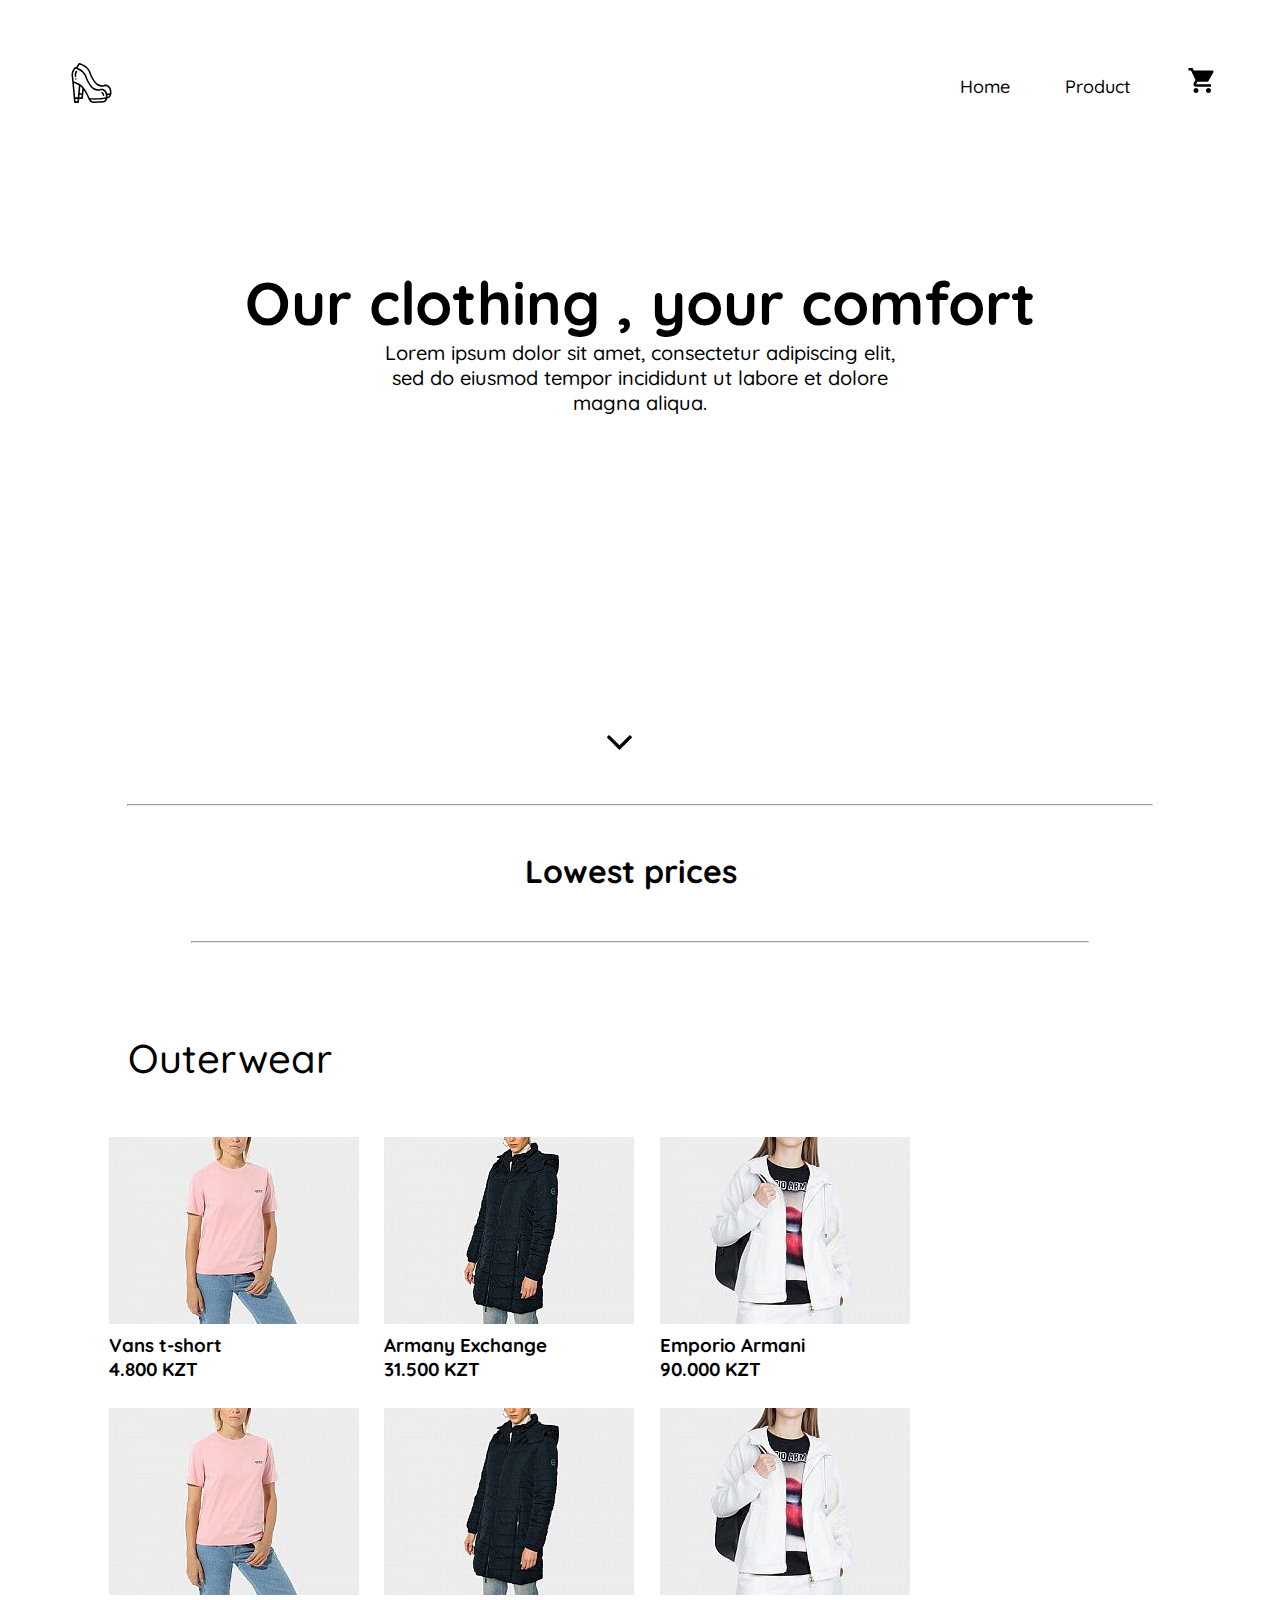
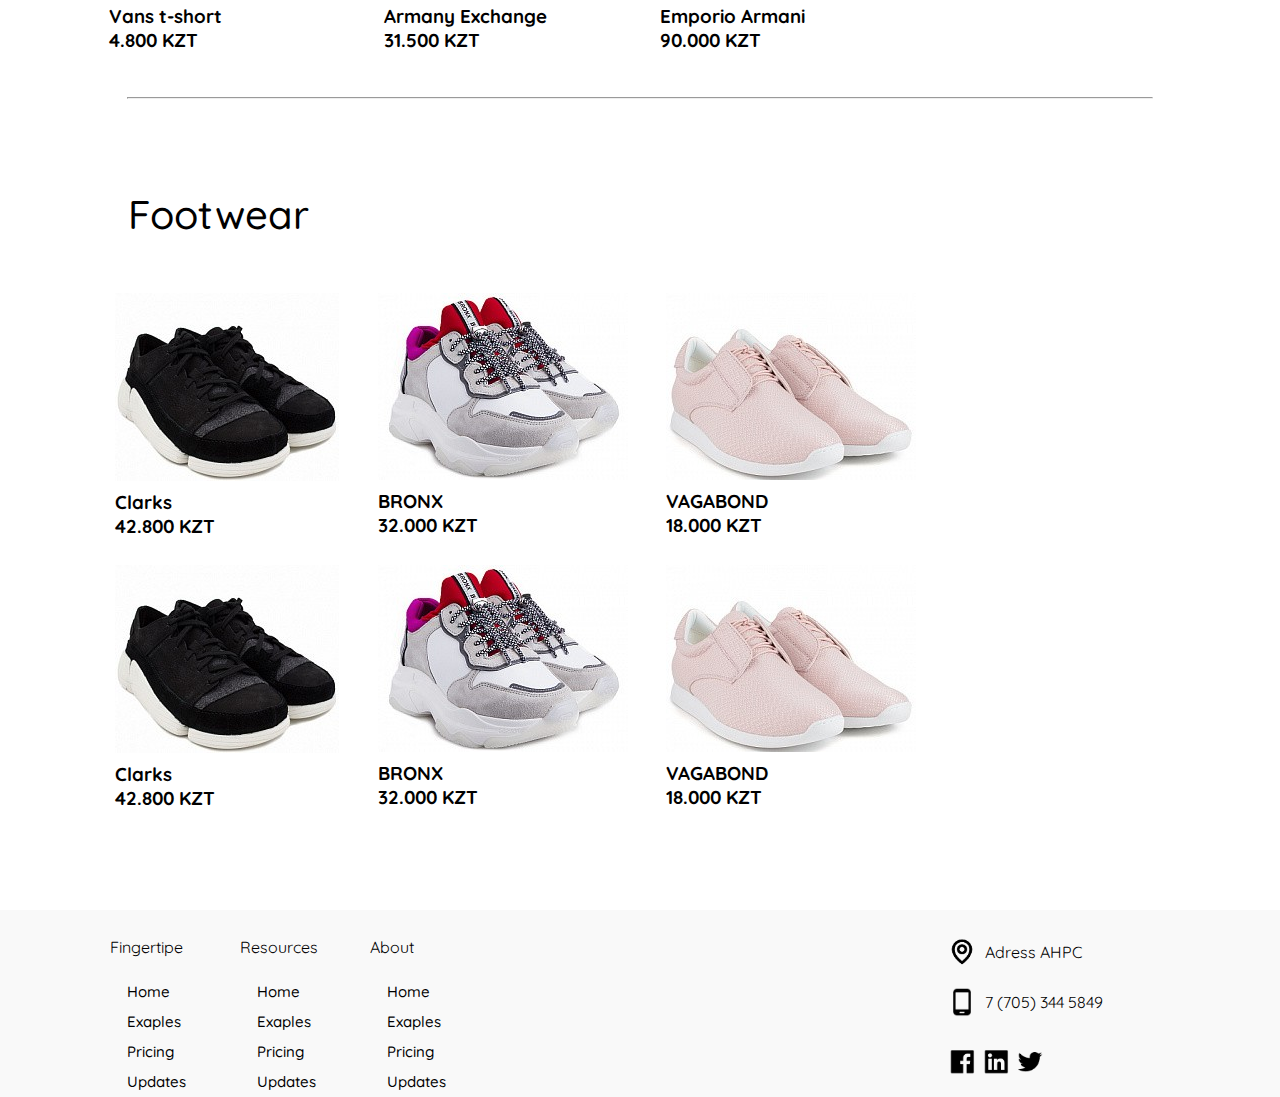
<file: index.html>
<!DOCTYPE html>
<html lang="en">
<head>
	<link rel="preconnect" href="https://fonts.gstatic.com">
	<link href="https://fonts.googleapis.com/css2?family=Quicksand:wght@400;500;600;700&display=swap" rel="stylesheet"> <!-- Шрифты с Гугл фонтс -->
	<link rel="stylesheet" href="css/style.css"> <!-- Файл со стилями -->
	<title>Главная страница</title> <!-- Название страницы -->
</head>
<body>
	<header> <!-- Шапка -->
		<div class="navbar"> <!-- Кнопки и Лого -->
			<img src="img/logo.svg" alt="logo" class="logo"> <!-- Логотип -->

			<div class="nav">
				<a href="index.html">Home</a>
				<a href="#product">Product</a>
				<a href="korzina.html"><img src="img/cart.svg" alt="cart" class="cart"></a> <!-- Засунула фотку внутрь тега <a>, что бы фотка работала как ссылка -->
			</div>
		</div>


		<div class="header__title">Our clothing , your comfort</div>
		<div class="header__subtitle">Lorem ipsum dolor sit amet, consectetur adipiscing elit, sed do eiusmod tempor incididunt ut labore et dolore
 magna aliqua.</div>

 	<a href="#product"><img src="img/arrow.svg" alt="arrow" class="arrow"></a> <!-- Засунула фотку внутрь тега <a>, что бы фотка работала как ссылка -->
	</header>
	<hr class="hr-big">
	<div class="block">
		<h1 class="title">Lowest prices</h1>
	</div>
	<hr class="hr-small">


	<h1 class="title-wooman" id="product">Outerwear</h1>

	<div class="Outerwear">
		<div class="product">
			<a href="vans.html"><img src="img/vans.jpg" alt="" class="img-product"></a>
			<a href="vans.html"><h3 class="title__product">Vans t-short</h3></a>
			<a href="vans.html"><h3 class="price__product">4.800 KZT</h3></a>
		</div>
		<div class="product">
			<a href="Armany.html"><img src="img/Armany Exchange.jpg" alt="" class="img-product"></a>
			<a href="Armany.html"><h3 class="title__product">Armany Exchange</h3></a>
			<a href="Armany.html"><h3 class="price__product">31.500 KZT</h3></a>
		</div>
		<div class="product">
			<a href="ArmanyEm.html"><img src="img/Armany.jpg" alt="" class="img-product"></a>
			<a href="ArmanyEm.html"><h3 class="title__product">Emporio Armani</h3></a>
			<a href="ArmanyEm.html"><h3 class="price__product">90.000 KZT</h3></a>
		</div>
		<div class="product">
			<a href="vans.html"><img src="img/vans.jpg" alt="" class="img-product"></a>
			<a href="vans.html"><h3 class="title__product">Vans t-short</h3></a>
			<a href="vans.html"><h3 class="price__product">4.800 KZT</h3></a>
		</div>
		<div class="product">
			<a href="Armany.html"><img src="img/Armany Exchange.jpg" alt="" class="img-product"></a>
			<a href="Armany.html"><h3 class="title__product">Armany Exchange</h3></a>
			<a href="Armany.html"><h3 class="price__product">31.500 KZT</h3></a>
		</div>
		<div class="product">
			<a href="ArmanyEm.html"><img src="img/Armany.jpg" alt="" class="img-product"></a>
			<a href="ArmanyEm.html"><h3 class="title__product">Emporio Armani</h3></a>
			<a href="ArmanyEm.html"><h3 class="price__product">90.000 KZT</h3></a>
		</div>
	</div>

	<hr class="hr-big">

	<h1 class="title-wooman">Footwear</h1>
	<div class="Footwear">
		<div class="product-footware">
			<a href="Clarks.html"><img src="img/Clarks.jpg" alt="" class="img-product"></a>			
			<a href="Clarks.html"><h3 class="title__product">Clarks</h3></a>			
			<a href="Clarks.html"><h3 class="price__product">42.800 KZT</h3></a>
		</div>
		<div class="product-footware">
			<a href="BRONX.html"><img src="img/BRONX.jpg" alt="" class="img-product"></a>
			<a href="BRONX.html"><h3 class="title__product">BRONX</h3></a>
			<a href="BRONX.html"><h3 class="price__product">32.000 KZT</h3></a>
		</div>
		<div class="product-footware">
			<a href="VAGABOND.html"><img src="img/VAGABOND.jpg" alt="" class="img-product"></a>
			<a href="VAGABOND.html"><h3 class="title__product">VAGABOND</h3></a>
			<a href="VAGABOND.html"><h3 class="price__product">18.000 KZT</h3></a>
		</div>
		<div class="product-footware">
			<a href="Clarks.html"><img src="img/Clarks.jpg" alt="" class="img-product"></a>			
			<a href="Clarks.html"><h3 class="title__product">Clarks</h3></a>			
			<a href="Clarks.html"><h3 class="price__product">42.800 KZT</h3></a>
		</div>
		<div class="product-footware">
			<a href="BRONX.html"><img src="img/BRONX.jpg" alt="" class="img-product"></a>
			<a href="BRONX.html"><h3 class="title__product">BRONX</h3></a>
			<a href="BRONX.html"><h3 class="price__product">32.000 KZT</h3></a>
		</div>
		<div class="product-footware">
			<a href="VAGABOND.html"><img src="img/VAGABOND.jpg" alt="" class="img-product"></a>
			<a href="VAGABOND.html"><h3 class="title__product">VAGABOND</h3></a>
			<a href="VAGABOND.html"><h3 class="price__product">18.000 KZT</h3></a>
		</div>
	</div>

	<footer>
		<div class="footer">
			<div class="links-ft">
				<div class="fingertipe">
					<h3 class="title-ft">Fingertipe</h3>
					<div class="link-items">
						<a href="#" class="link-ft">Home</a>
						<a href="#" class="link-ft">Exaples</a>
						<a href="#" class="link-ft">Pricing</a>
						<a href="#" class="link-ft">Updates</a>
					</div>
				</div>

				<div class="resources">
					<h3 class="title-ft">Resources</h3>
					<div class="link-items">
						<a href="#" class="link-ft">Home</a>
						<a href="#" class="link-ft">Exaples</a>
						<a href="#" class="link-ft">Pricing</a>
						<a href="#" class="link-ft">Updates</a>
					</div>
				</div>

				<div class="about">
					<h3 class="title-ft">About</h3>
					<div class="link-items">
						<a href="#" class="link-ft">Home</a>
						<a href="#" class="link-ft">Exaples</a>
						<a href="#" class="link-ft">Pricing</a>
						<a href="#" class="link-ft">Updates</a>
					</div>
				</div>
			</div>

			<div class="about-ft">
				<div class="adress-ft">
					<img src="img/bx_bx-map.png" alt="" class="img-ft">
					<h3 class="title-ft">Adress AHPC</h3>
				</div>
				<div class="number-ft">
					<img src="img/phone-android.png" alt="" class="img-ft">
					<h3 class="title-ft">7 (705) 344 5849</h3>
				</div>
				<div class="img-link">
					<a href="#"><img src="img/facebook.png" alt="" class="img-ft social-img"></a>
					<a href="#"><img src="img/linkedin.png" alt="" class="img-ft social-img"></a>
					<a href="#"><img src="img/twitter.png" alt="" class="img-ft social-img"></a>
				</div>
			</div>
		</div>
	</footer>
	
</body>
</html>



 <!--  -->
</file>
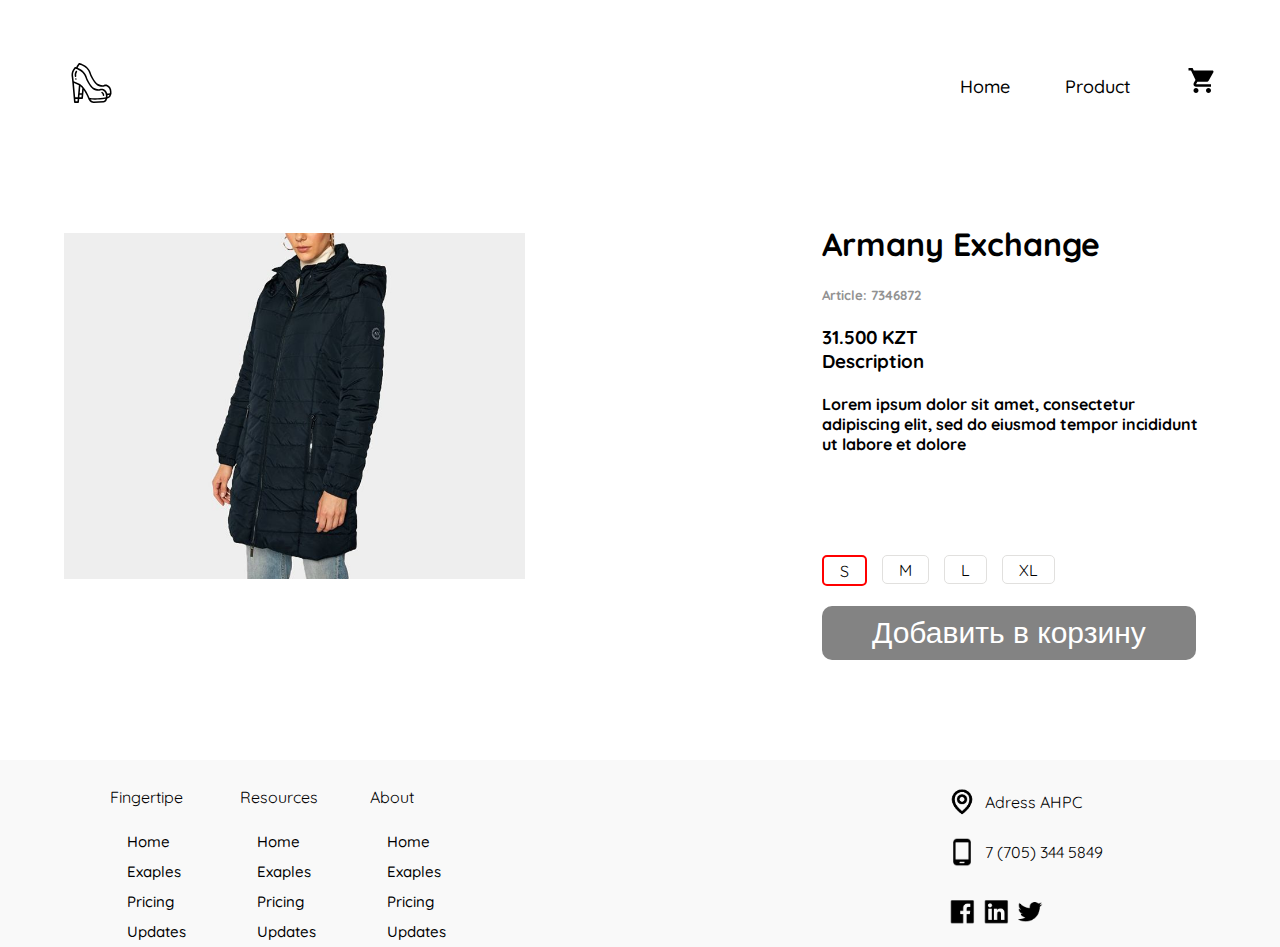
<file: Armany.html>
<!DOCTYPE html>
<html lang="en">
<head>
	<link rel="preconnect" href="https://fonts.gstatic.com">
	<link href="https://fonts.googleapis.com/css2?family=Quicksand:wght@400;500;600;700&display=swap" rel="stylesheet"> <!-- Шрифты с Гугл фонтс -->
	<link rel="stylesheet" href="css/style.css">
	<title>Armany Exchange</title>
</head>
<body>
	<header> <!-- Шапка -->
		<div class="navbar"> <!-- Кнопки и Лого -->
			<img src="img/logo.svg" alt="logo" class="logo"> <!-- Логотип -->

			<div class="nav">
				<a href="index.html">Home</a>
				<a href="index.html#product">Product</a>
				<a href="korzina.html"><img src="img/cart.svg" alt="cart" class="cart"></a> <!-- Засунула фотку внутрь тега <a>, что бы фотка работала как ссылка -->
			</div>
		</div>
	</header>

	<div class="xar-info">
		<img src="img/Armany Exchange-big.jpg" alt="" class="img__xar-info">

		<div class="info">
			<h1 class="title-des">Armany Exchange</h1>
			<h5 class="article">Article: 7346872</h5>
			<h3 class="price">31.500 KZT</h3>

			<div class="description">
				<h3><strong>Description</strong></h3>
				<h4>Lorem ipsum dolor sit amet, consectetur adipiscing elit, sed do eiusmod tempor incididunt ut labore et dolore</h4>
			</div>

			<div class="knopki">
				<div class="razmer">
					<div class="razmer__button">
						<div class="choice">
							<label><input type="radio" name="r" checked><span>S</span></label>
							<label><input type="radio" name="r"><span>M</span></label>
							<label><input type="radio" name="r"><span>L</span></label>
			  				<label><input type="radio" name="r"><span>XL</span></label>
						</div>
					</div>
				</div>


				<div>
					<button class="btn">Добавить в корзину</button>
				</div>
			</div>
		</div>
	</div>


	<footer>
		<div class="footer">
			<div class="links-ft">
				<div class="fingertipe">
					<h3 class="title-ft">Fingertipe</h3>
					<div class="link-items">
						<a href="#" class="link-ft">Home</a>
						<a href="#" class="link-ft">Exaples</a>
						<a href="#" class="link-ft">Pricing</a>
						<a href="#" class="link-ft">Updates</a>
					</div>
				</div>

				<div class="resources">
					<h3 class="title-ft">Resources</h3>
					<div class="link-items">
						<a href="#" class="link-ft">Home</a>
						<a href="#" class="link-ft">Exaples</a>
						<a href="#" class="link-ft">Pricing</a>
						<a href="#" class="link-ft">Updates</a>
					</div>
				</div>

				<div class="about">
					<h3 class="title-ft">About</h3>
					<div class="link-items">
						<a href="#" class="link-ft">Home</a>
						<a href="#" class="link-ft">Exaples</a>
						<a href="#" class="link-ft">Pricing</a>
						<a href="#" class="link-ft">Updates</a>
					</div>
				</div>
			</div>

			<div class="about-ft">
				<div class="adress-ft">
					<img src="img/bx_bx-map.png" alt="" class="img-ft">
					<h3 class="title-ft">Adress AHPC</h3>
				</div>
				<div class="number-ft">
					<img src="img/phone-android.png" alt="" class="img-ft">
					<h3 class="title-ft">7 (705) 344 5849</h3>
				</div>
				<div class="img-link">
					<a href="#"><img src="img/facebook.png" alt="" class="img-ft social-img"></a>
					<a href="#"><img src="img/linkedin.png" alt="" class="img-ft social-img"></a>
					<a href="#"><img src="img/twitter.png" alt="" class="img-ft social-img"></a>
				</div>
			</div>
		</div>
	</footer>
</body>
</html>
</file>
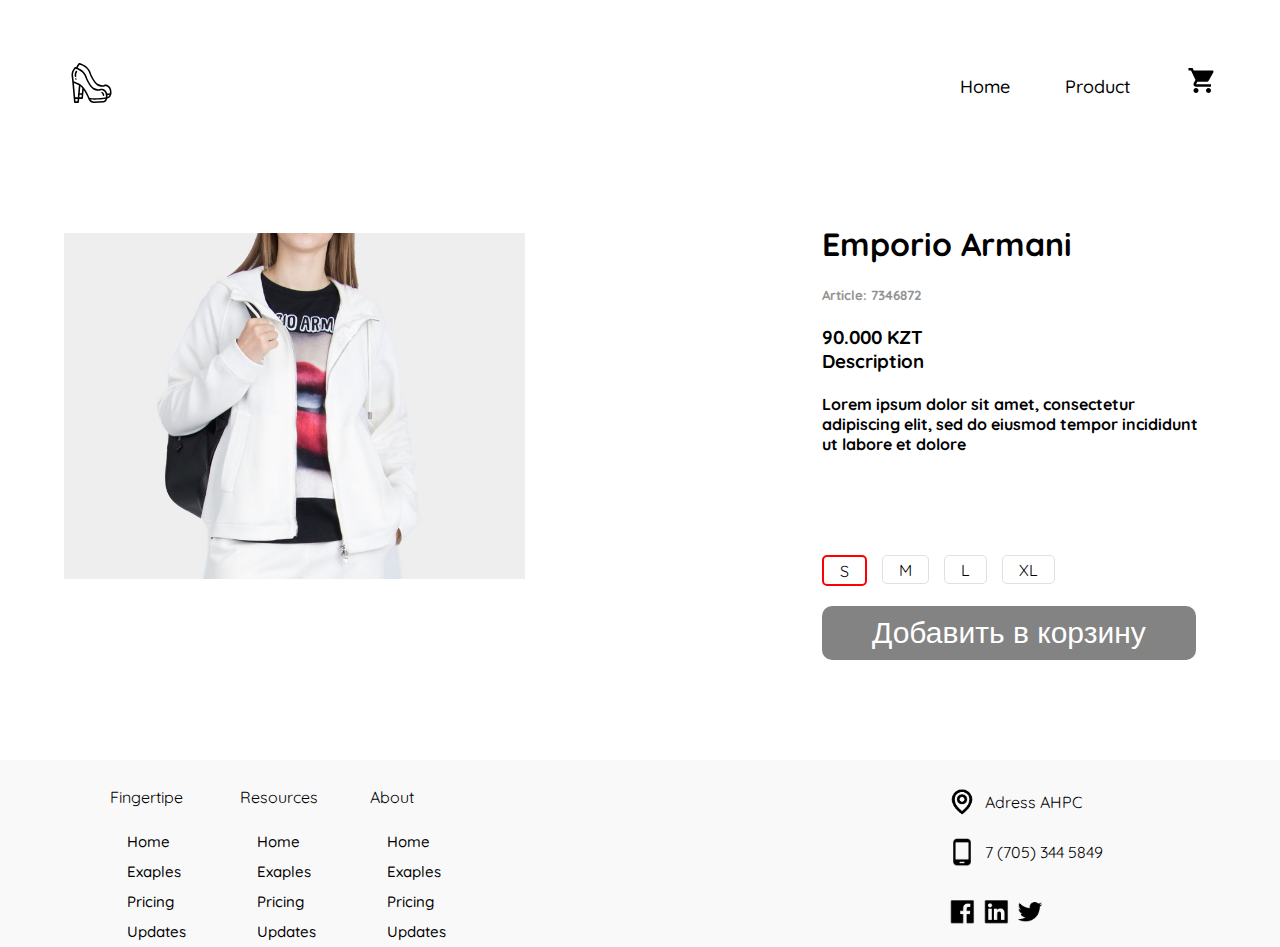
<file: ArmanyEm.html>
<!DOCTYPE html>
<html lang="en">
<head>
	<link rel="preconnect" href="https://fonts.gstatic.com">
	<link href="https://fonts.googleapis.com/css2?family=Quicksand:wght@400;500;600;700&display=swap" rel="stylesheet"> <!-- Шрифты с Гугл фонтс -->
	<link rel="stylesheet" href="css/style.css">
	<title>Emporio Armani</title>
</head>
<body>
	<header> <!-- Шапка -->
		<div class="navbar"> <!-- Кнопки и Лого -->
			<img src="img/logo.svg" alt="logo" class="logo"> <!-- Логотип -->

			<div class="nav">
				<a href="index.html">Home</a>
				<a href="index.html#product">Product</a>
				<a href="korzina.html"><img src="img/cart.svg" alt="cart" class="cart"></a> <!-- Засунула фотку внутрь тега <a>, что бы фотка работала как ссылка -->
			</div>
		</div>
	</header>

	<div class="xar-info">
		<img src="img/Armany-big.jpg" alt="" class="img__xar-info">

		<div class="info">
			<h1 class="title-des">Emporio Armani</h1>
			<h5 class="article">Article: 7346872</h5>
			<h3 class="price">90.000 KZT</h3>

			<div class="description">
				<h3><strong>Description</strong></h3>
				<h4>Lorem ipsum dolor sit amet, consectetur adipiscing elit, sed do eiusmod tempor incididunt ut labore et dolore</h4>
			</div>

			<div class="knopki">
				<div class="razmer">
					<div class="razmer__button">
						<div class="choice">
							<label><input type="radio" name="r" checked><span>S</span></label>
							<label><input type="radio" name="r"><span>M</span></label>
							<label><input type="radio" name="r"><span>L</span></label>
			  				<label><input type="radio" name="r"><span>XL</span></label>
						</div>
					</div>
				</div>


				<div>
					<button class="btn">Добавить в корзину</button>
				</div>
			</div>
		</div>
	</div>


	<footer>
		<div class="footer">
			<div class="links-ft">
				<div class="fingertipe">
					<h3 class="title-ft">Fingertipe</h3>
					<div class="link-items">
						<a href="#" class="link-ft">Home</a>
						<a href="#" class="link-ft">Exaples</a>
						<a href="#" class="link-ft">Pricing</a>
						<a href="#" class="link-ft">Updates</a>
					</div>
				</div>

				<div class="resources">
					<h3 class="title-ft">Resources</h3>
					<div class="link-items">
						<a href="#" class="link-ft">Home</a>
						<a href="#" class="link-ft">Exaples</a>
						<a href="#" class="link-ft">Pricing</a>
						<a href="#" class="link-ft">Updates</a>
					</div>
				</div>

				<div class="about">
					<h3 class="title-ft">About</h3>
					<div class="link-items">
						<a href="#" class="link-ft">Home</a>
						<a href="#" class="link-ft">Exaples</a>
						<a href="#" class="link-ft">Pricing</a>
						<a href="#" class="link-ft">Updates</a>
					</div>
				</div>
			</div>

			<div class="about-ft">
				<div class="adress-ft">
					<img src="img/bx_bx-map.png" alt="" class="img-ft">
					<h3 class="title-ft">Adress AHPC</h3>
				</div>
				<div class="number-ft">
					<img src="img/phone-android.png" alt="" class="img-ft">
					<h3 class="title-ft">7 (705) 344 5849</h3>
				</div>
				<div class="img-link">
					<a href="#"><img src="img/facebook.png" alt="" class="img-ft social-img"></a>
					<a href="#"><img src="img/linkedin.png" alt="" class="img-ft social-img"></a>
					<a href="#"><img src="img/twitter.png" alt="" class="img-ft social-img"></a>
				</div>
			</div>
		</div>
	</footer>
</body>
</html>
</file>
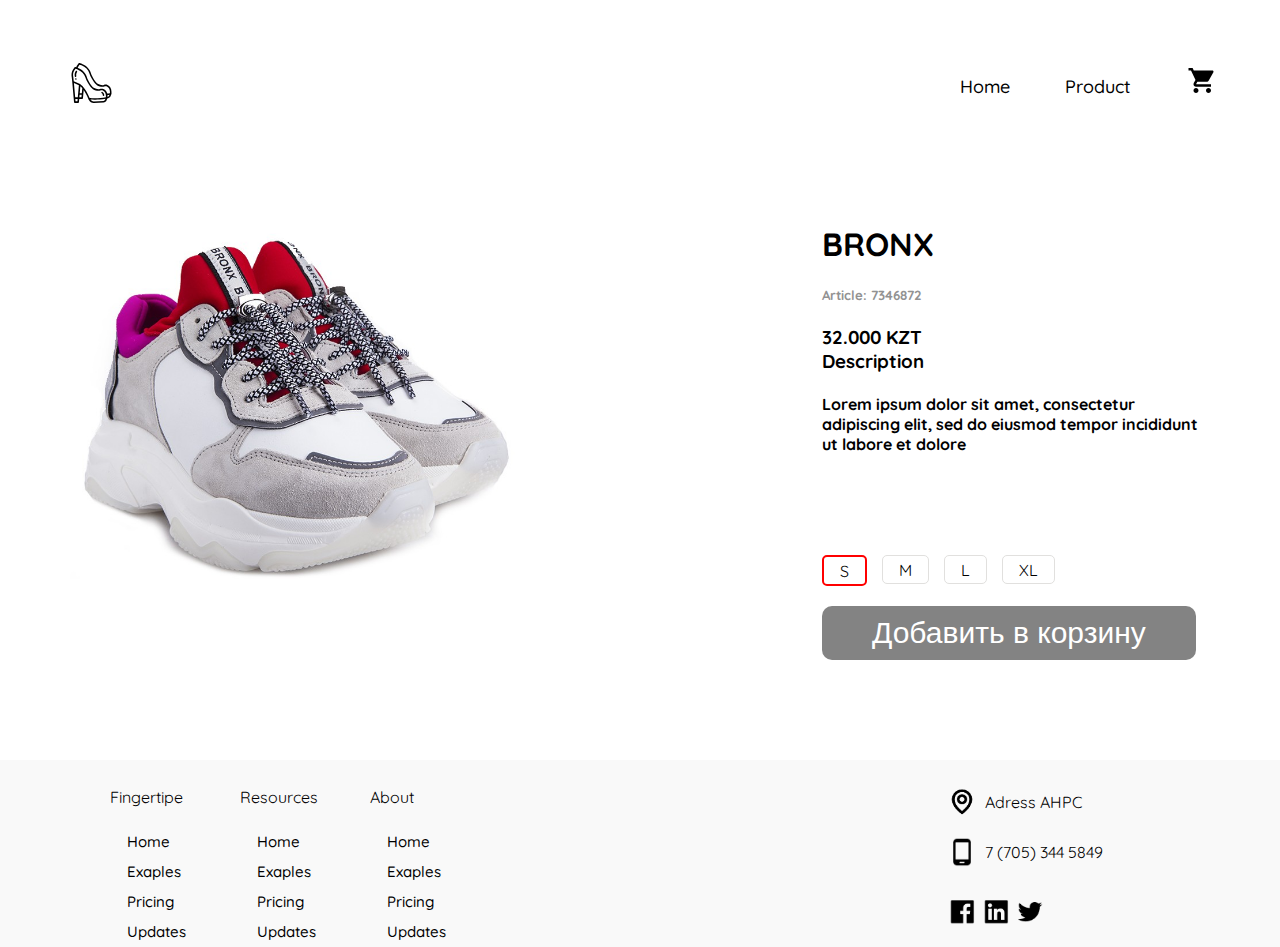
<file: BRONX.html>
<!DOCTYPE html>
<html lang="en">
<head>
	<link rel="preconnect" href="https://fonts.gstatic.com">
	<link href="https://fonts.googleapis.com/css2?family=Quicksand:wght@400;500;600;700&display=swap" rel="stylesheet"> <!-- Шрифты с Гугл фонтс -->
	<link rel="stylesheet" href="css/style.css">
	<title>BRONX</title>
</head>
<body>
	<header> <!-- Шапка -->
		<div class="navbar"> <!-- Кнопки и Лого -->
			<img src="img/logo.svg" alt="logo" class="logo"> <!-- Логотип -->

			<div class="nav">
				<a href="index.html">Home</a>
				<a href="index.html#product">Product</a>
				<a href="korzina.html"><img src="img/cart.svg" alt="cart" class="cart"></a> <!-- Засунула фотку внутрь тега <a>, что бы фотка работала как ссылка -->
			</div>
		</div>
	</header>

	<div class="xar-info">
		<img src="img/BRONX-big.jpg" alt="" class="img__xar-info">

		<div class="info">
			<h1 class="title-des">BRONX</h1>
			<h5 class="article">Article: 7346872</h5>
			<h3 class="price">32.000 KZT</h3>

			<div class="description">
				<h3><strong>Description</strong></h3>
				<h4>Lorem ipsum dolor sit amet, consectetur adipiscing elit, sed do eiusmod tempor incididunt ut labore et dolore</h4>
			</div>

			<div class="knopki">
				<div class="razmer">
					<div class="razmer__button">
						<div class="choice">
							<label><input type="radio" name="r" checked><span>S</span></label>
							<label><input type="radio" name="r"><span>M</span></label>
							<label><input type="radio" name="r"><span>L</span></label>
			  				<label><input type="radio" name="r"><span>XL</span></label>
						</div>
					</div>
				</div>


				<div>
					<button class="btn">Добавить в корзину</button>
				</div>
			</div>
		</div>
	</div>


	<footer>
		<div class="footer">
			<div class="links-ft">
				<div class="fingertipe">
					<h3 class="title-ft">Fingertipe</h3>
					<div class="link-items">
						<a href="#" class="link-ft">Home</a>
						<a href="#" class="link-ft">Exaples</a>
						<a href="#" class="link-ft">Pricing</a>
						<a href="#" class="link-ft">Updates</a>
					</div>
				</div>

				<div class="resources">
					<h3 class="title-ft">Resources</h3>
					<div class="link-items">
						<a href="#" class="link-ft">Home</a>
						<a href="#" class="link-ft">Exaples</a>
						<a href="#" class="link-ft">Pricing</a>
						<a href="#" class="link-ft">Updates</a>
					</div>
				</div>

				<div class="about">
					<h3 class="title-ft">About</h3>
					<div class="link-items">
						<a href="#" class="link-ft">Home</a>
						<a href="#" class="link-ft">Exaples</a>
						<a href="#" class="link-ft">Pricing</a>
						<a href="#" class="link-ft">Updates</a>
					</div>
				</div>
			</div>

			<div class="about-ft">
				<div class="adress-ft">
					<img src="img/bx_bx-map.png" alt="" class="img-ft">
					<h3 class="title-ft">Adress AHPC</h3>
				</div>
				<div class="number-ft">
					<img src="img/phone-android.png" alt="" class="img-ft">
					<h3 class="title-ft">7 (705) 344 5849</h3>
				</div>
				<div class="img-link">
					<a href="#"><img src="img/facebook.png" alt="" class="img-ft social-img"></a>
					<a href="#"><img src="img/linkedin.png" alt="" class="img-ft social-img"></a>
					<a href="#"><img src="img/twitter.png" alt="" class="img-ft social-img"></a>
				</div>
			</div>
		</div>
	</footer>
</body>
</html>
</file>
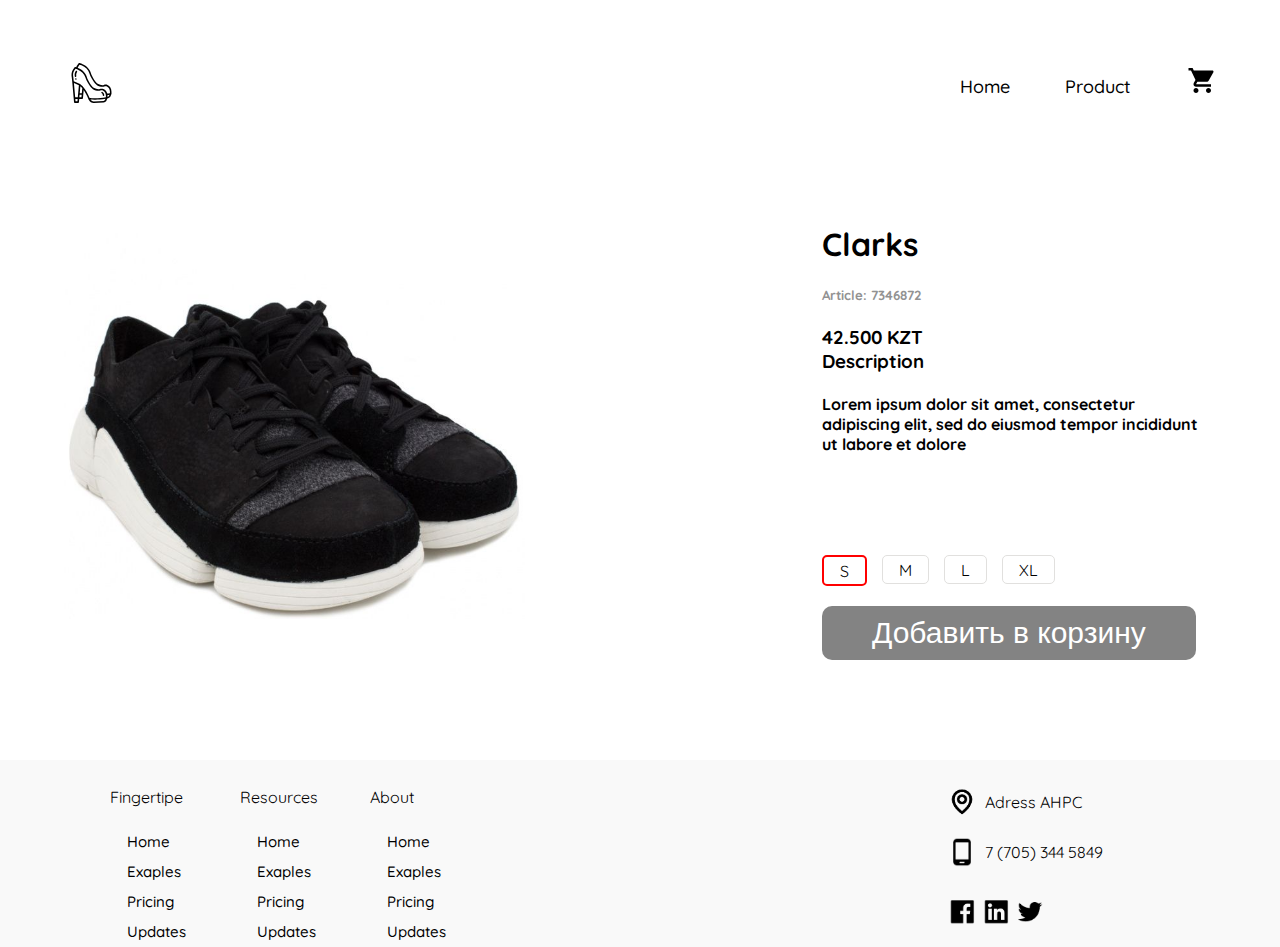
<file: Clarks.html>
<!DOCTYPE html>
<html lang="en">
<head>
	<link rel="preconnect" href="https://fonts.gstatic.com">
	<link href="https://fonts.googleapis.com/css2?family=Quicksand:wght@400;500;600;700&display=swap" rel="stylesheet"> <!-- Шрифты с Гугл фонтс -->
	<link rel="stylesheet" href="css/style.css">
	<title>Clarks</title>
</head>
<body>
	<header> <!-- Шапка -->
		<div class="navbar"> <!-- Кнопки и Лого -->
			<img src="img/logo.svg" alt="logo" class="logo"> <!-- Логотип -->

			<div class="nav">
				<a href="index.html">Home</a>
				<a href="index.html#product">Product</a>
				<a href="korzina.html"><img src="img/cart.svg" alt="cart" class="cart"></a> <!-- Засунула фотку внутрь тега <a>, что бы фотка работала как ссылка -->
			</div>
		</div>
	</header>

	<div class="xar-info">
		<img src="img/Clarks-big.jpg" alt="" class="img__xar-info">

		<div class="info">
			<h1 class="title-des">Clarks</h1>
			<h5 class="article">Article: 7346872</h5>
			<h3 class="price">42.500 KZT</h3>

			<div class="description">
				<h3><strong>Description</strong></h3>
				<h4>Lorem ipsum dolor sit amet, consectetur adipiscing elit, sed do eiusmod tempor incididunt ut labore et dolore</h4>
			</div>

			<div class="knopki">
				<div class="razmer">
					<div class="razmer__button">
						<div class="choice">
							<label><input type="radio" name="r" checked><span>S</span></label>
							<label><input type="radio" name="r"><span>M</span></label>
							<label><input type="radio" name="r"><span>L</span></label>
			  				<label><input type="radio" name="r"><span>XL</span></label>
						</div>
					</div>
				</div>


				<div>
					<button class="btn">Добавить в корзину</button>
				</div>
			</div>
		</div>
	</div>


	<footer>
		<div class="footer">
			<div class="links-ft">
				<div class="fingertipe">
					<h3 class="title-ft">Fingertipe</h3>
					<div class="link-items">
						<a href="#" class="link-ft">Home</a>
						<a href="#" class="link-ft">Exaples</a>
						<a href="#" class="link-ft">Pricing</a>
						<a href="#" class="link-ft">Updates</a>
					</div>
				</div>

				<div class="resources">
					<h3 class="title-ft">Resources</h3>
					<div class="link-items">
						<a href="#" class="link-ft">Home</a>
						<a href="#" class="link-ft">Exaples</a>
						<a href="#" class="link-ft">Pricing</a>
						<a href="#" class="link-ft">Updates</a>
					</div>
				</div>

				<div class="about">
					<h3 class="title-ft">About</h3>
					<div class="link-items">
						<a href="#" class="link-ft">Home</a>
						<a href="#" class="link-ft">Exaples</a>
						<a href="#" class="link-ft">Pricing</a>
						<a href="#" class="link-ft">Updates</a>
					</div>
				</div>
			</div>

			<div class="about-ft">
				<div class="adress-ft">
					<img src="img/bx_bx-map.png" alt="" class="img-ft">
					<h3 class="title-ft">Adress AHPC</h3>
				</div>
				<div class="number-ft">
					<img src="img/phone-android.png" alt="" class="img-ft">
					<h3 class="title-ft">7 (705) 344 5849</h3>
				</div>
				<div class="img-link">
					<a href="#"><img src="img/facebook.png" alt="" class="img-ft social-img"></a>
					<a href="#"><img src="img/linkedin.png" alt="" class="img-ft social-img"></a>
					<a href="#"><img src="img/twitter.png" alt="" class="img-ft social-img"></a>
				</div>
			</div>
		</div>
	</footer>
</body>
</html>
</file>
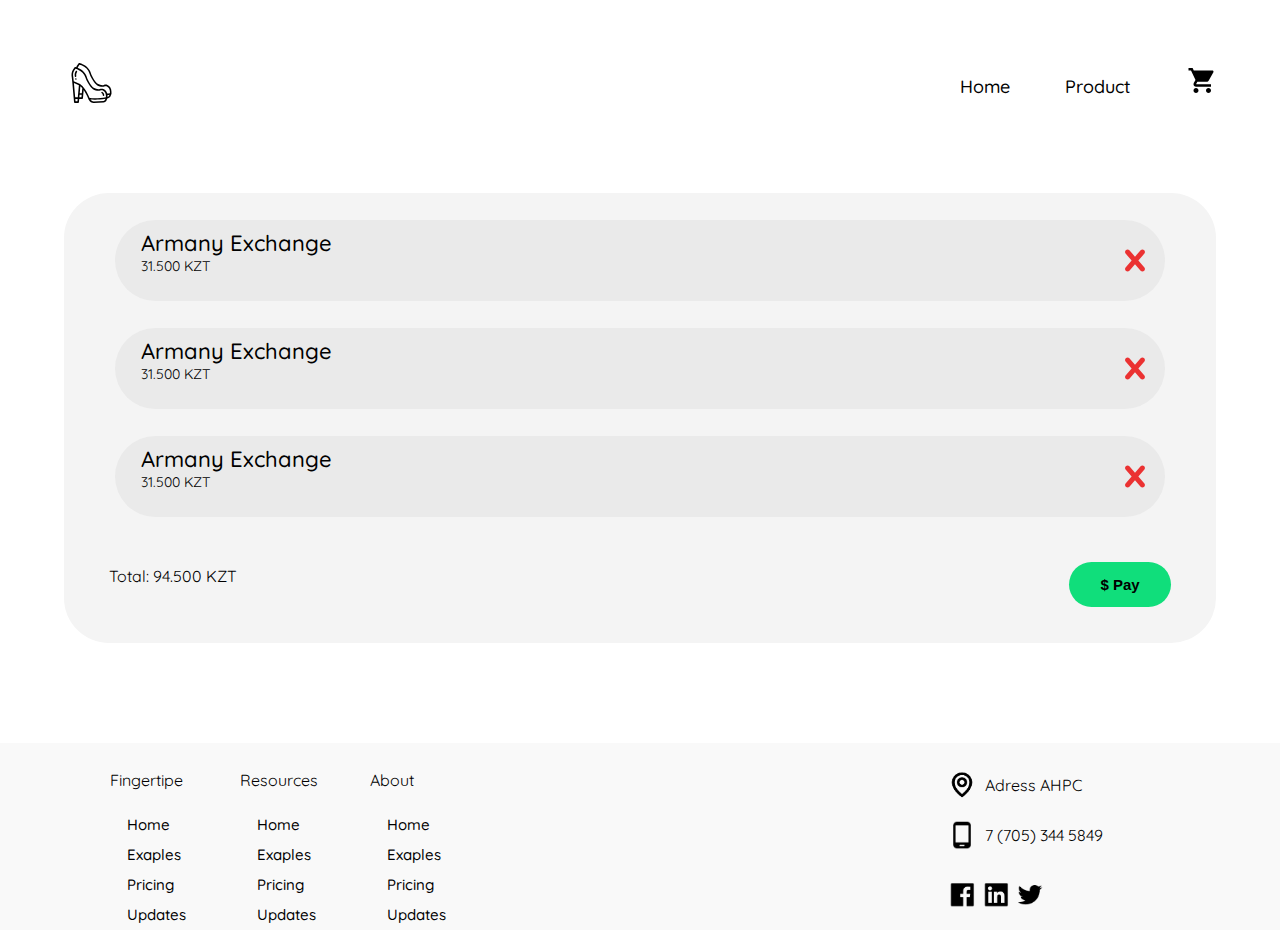
<file: korzina.html>
<!DOCTYPE html>
<html lang="en">
<head>
	<link rel="preconnect" href="https://fonts.gstatic.com">
	<link href="https://fonts.googleapis.com/css2?family=Quicksand:wght@400;500;600;700&display=swap" rel="stylesheet"> <!-- Шрифты с Гугл фонтс -->
	<link rel="stylesheet" href="css/style.css">
	<title>Корзина</title>
</head>
<body>
	<header> <!-- Шапка -->
		<div class="navbar"> <!-- Кнопки и Лого -->
			<img src="img/logo.svg" alt="logo" class="logo"> <!-- Логотип -->

			<div class="nav">
				<a href="index.html">Home</a>
				<a href="index.html#product">Product</a>
				<a href="korzina.html"><img src="img/cart.svg" alt="cart" class="cart"></a> <!-- Засунула фотку внутрь тега <a>, что бы фотка работала как ссылка -->
			</div>
		</div>
	</header>

	<div class="korzina">
		<div class="korzina__wrapper">
			<div class="name">
				<div class="title-kor">Armany Exchange</div>
				<div class="price-kor">31.500 KZT</div>
			</div>
			<img src="img/X.svg" alt="X" class="delete">
		</div>
		<div class="korzina__wrapper">
			<div class="name">
				<div class="title-kor">Armany Exchange</div>
				<div class="price-kor">31.500 KZT</div>
			</div>
			<img src="img/X.svg" alt="X" class="delete">
		</div>
		<div class="korzina__wrapper">
			<div class="name">
				<div class="title-kor">Armany Exchange</div>
				<div class="price-kor">31.500 KZT</div>
			</div>
			<img src="img/X.svg" alt="X" class="delete">
		</div>

		<div class="some">
			<div class="total">Total: 94.500 KZT</div>
			<button class="pay">$ Pay</button>
		</div>
		
	</div>

	<footer>
		<div class="footer">
			<div class="links-ft">
				<div class="fingertipe">
					<h3 class="title-ft">Fingertipe</h3>
					<div class="link-items">
						<a href="#" class="link-ft">Home</a>
						<a href="#" class="link-ft">Exaples</a>
						<a href="#" class="link-ft">Pricing</a>
						<a href="#" class="link-ft">Updates</a>
					</div>
				</div>

				<div class="resources">
					<h3 class="title-ft">Resources</h3>
					<div class="link-items">
						<a href="#" class="link-ft">Home</a>
						<a href="#" class="link-ft">Exaples</a>
						<a href="#" class="link-ft">Pricing</a>
						<a href="#" class="link-ft">Updates</a>
					</div>
				</div>

				<div class="about">
					<h3 class="title-ft">About</h3>
					<div class="link-items">
						<a href="#" class="link-ft">Home</a>
						<a href="#" class="link-ft">Exaples</a>
						<a href="#" class="link-ft">Pricing</a>
						<a href="#" class="link-ft">Updates</a>
					</div>
				</div>
			</div>

			<div class="about-ft">
				<div class="adress-ft">
					<img src="img/bx_bx-map.png" alt="" class="img-ft">
					<h3 class="title-ft">Adress AHPC</h3>
				</div>
				<div class="number-ft">
					<img src="img/phone-android.png" alt="" class="img-ft">
					<h3 class="title-ft">7 (705) 344 5849</h3>
				</div>
				<div class="img-link">
					<a href="#"><img src="img/facebook.png" alt="" class="img-ft social-img"></a>
					<a href="#"><img src="img/linkedin.png" alt="" class="img-ft social-img"></a>
					<a href="#"><img src="img/twitter.png" alt="" class="img-ft social-img"></a>
				</div>
			</div>
		</div>
	</footer>
</body>
</html>
</file>
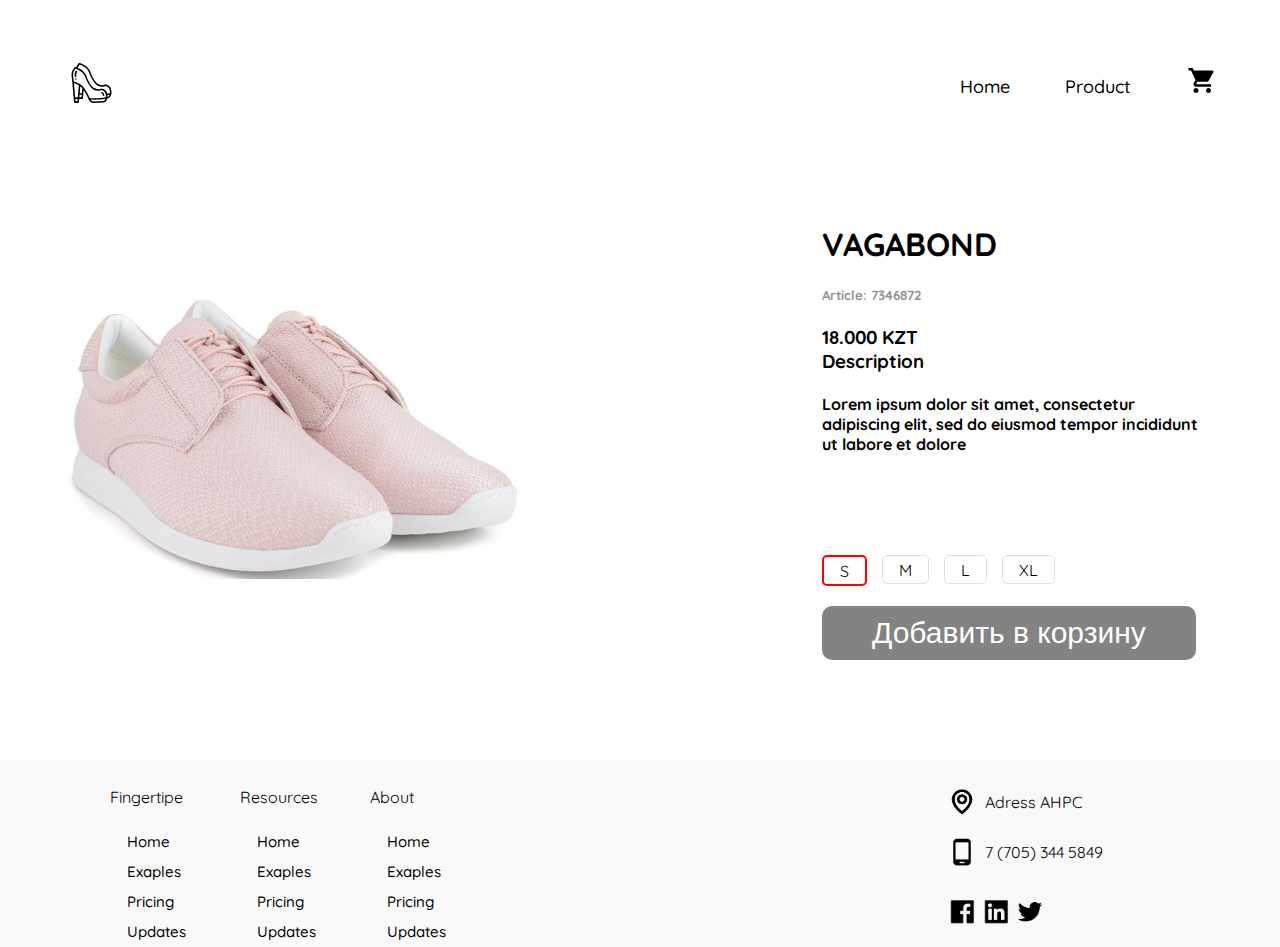
<file: VAGABOND.html>
<!DOCTYPE html>
<html lang="en">
<head>
	<link rel="preconnect" href="https://fonts.gstatic.com">
	<link href="https://fonts.googleapis.com/css2?family=Quicksand:wght@400;500;600;700&display=swap" rel="stylesheet"> <!-- Шрифты с Гугл фонтс -->
	<link rel="stylesheet" href="css/style.css">
	<title>VAGABOND</title>
</head>
<body>
	<header> <!-- Шапка -->
		<div class="navbar"> <!-- Кнопки и Лого -->
			<img src="img/logo.svg" alt="logo" class="logo"> <!-- Логотип -->

			<div class="nav">
				<a href="index.html">Home</a>
				<a href="index.html#product">Product</a>
				<a href="korzina.html"><img src="img/cart.svg" alt="cart" class="cart"></a> <!-- Засунула фотку внутрь тега <a>, что бы фотка работала как ссылка -->
			</div>
		</div>
	</header>

	<div class="xar-info">
		<img src="img/VAGABOND-big.jpg" alt="" class="img__xar-info">

		<div class="info">
			<h1 class="title-des">VAGABOND</h1>
			<h5 class="article">Article: 7346872</h5>
			<h3 class="price">18.000 KZT</h3>

			<div class="description">
				<h3><strong>Description</strong></h3>
				<h4>Lorem ipsum dolor sit amet, consectetur adipiscing elit, sed do eiusmod tempor incididunt ut labore et dolore</h4>
			</div>

			<div class="knopki">
				<div class="razmer">
					<div class="razmer__button">
						<div class="choice">
							<label><input type="radio" name="r" checked><span>S</span></label>
							<label><input type="radio" name="r"><span>M</span></label>
							<label><input type="radio" name="r"><span>L</span></label>
			  				<label><input type="radio" name="r"><span>XL</span></label>
						</div>
					</div>
				</div>


				<div>
					<button class="btn">Добавить в корзину</button>
				</div>
			</div>
		</div>
	</div>


	<footer>
		<div class="footer">
			<div class="links-ft">
				<div class="fingertipe">
					<h3 class="title-ft">Fingertipe</h3>
					<div class="link-items">
						<a href="#" class="link-ft">Home</a>
						<a href="#" class="link-ft">Exaples</a>
						<a href="#" class="link-ft">Pricing</a>
						<a href="#" class="link-ft">Updates</a>
					</div>
				</div>

				<div class="resources">
					<h3 class="title-ft">Resources</h3>
					<div class="link-items">
						<a href="#" class="link-ft">Home</a>
						<a href="#" class="link-ft">Exaples</a>
						<a href="#" class="link-ft">Pricing</a>
						<a href="#" class="link-ft">Updates</a>
					</div>
				</div>

				<div class="about">
					<h3 class="title-ft">About</h3>
					<div class="link-items">
						<a href="#" class="link-ft">Home</a>
						<a href="#" class="link-ft">Exaples</a>
						<a href="#" class="link-ft">Pricing</a>
						<a href="#" class="link-ft">Updates</a>
					</div>
				</div>
			</div>

			<div class="about-ft">
				<div class="adress-ft">
					<img src="img/bx_bx-map.png" alt="" class="img-ft">
					<h3 class="title-ft">Adress AHPC</h3>
				</div>
				<div class="number-ft">
					<img src="img/phone-android.png" alt="" class="img-ft">
					<h3 class="title-ft">7 (705) 344 5849</h3>
				</div>
				<div class="img-link">
					<a href="#"><img src="img/facebook.png" alt="" class="img-ft social-img"></a>
					<a href="#"><img src="img/linkedin.png" alt="" class="img-ft social-img"></a>
					<a href="#"><img src="img/twitter.png" alt="" class="img-ft social-img"></a>
				</div>
			</div>
		</div>
	</footer>
</body>
</html>
</file>
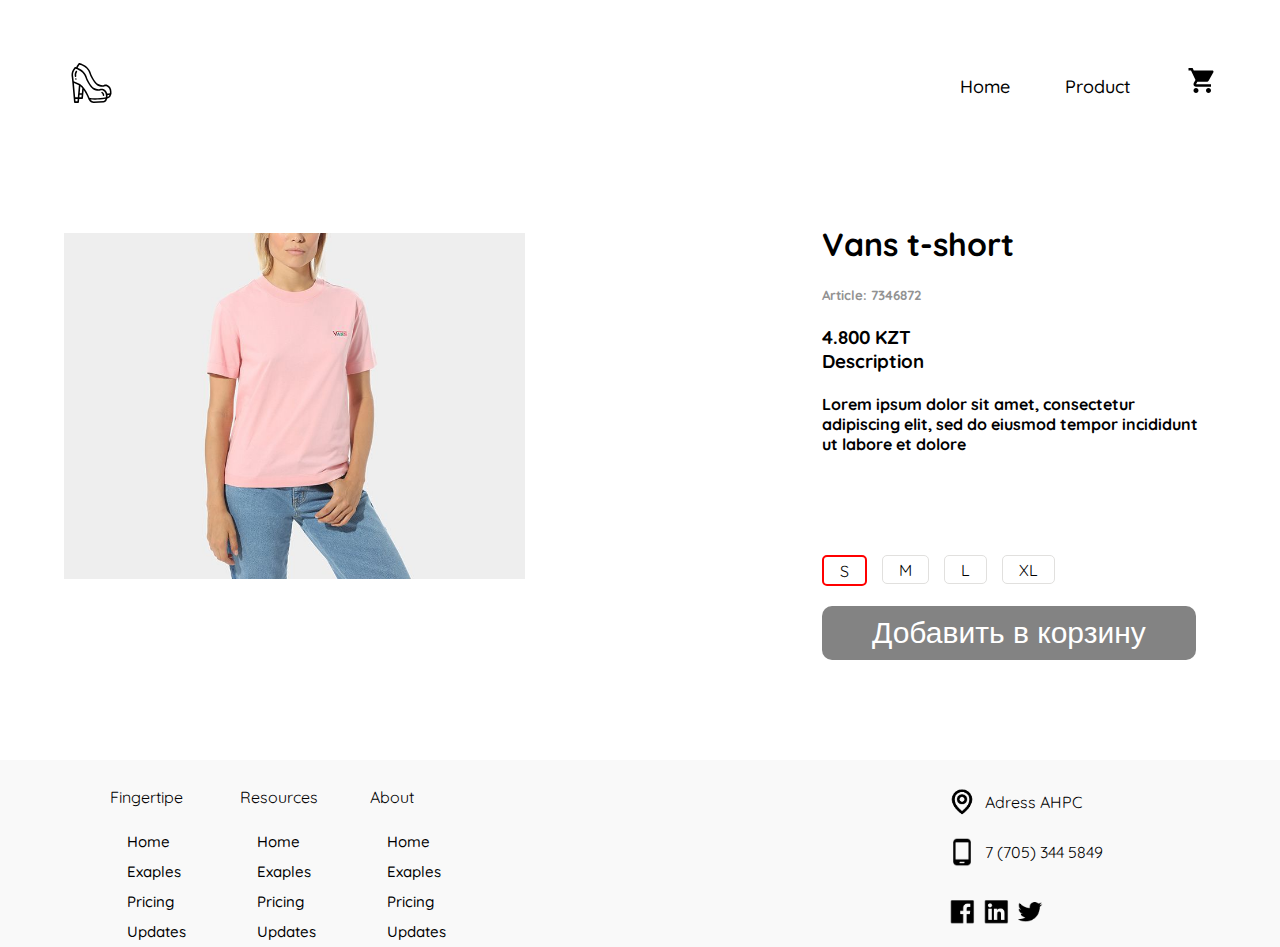
<file: vans.html>
<!DOCTYPE html>
<html lang="en">
<head>
	<link rel="preconnect" href="https://fonts.gstatic.com">
	<link href="https://fonts.googleapis.com/css2?family=Quicksand:wght@400;500;600;700&display=swap" rel="stylesheet"> <!-- Шрифты с Гугл фонтс -->
	<link rel="stylesheet" href="css/style.css">
	<title>Vans T-Short</title>
</head>
<body>
	<header> <!-- Шапка -->
		<div class="navbar"> <!-- Кнопки и Лого -->
			<img src="img/logo.svg" alt="logo" class="logo"> <!-- Логотип -->

			<div class="nav">
				<a href="index.html">Home</a>
				<a href="index.html#product">Product</a>
				<a href="korzina.html"><img src="img/cart.svg" alt="cart" class="cart"></a> <!-- Засунула фотку внутрь тега <a>, что бы фотка работала как ссылка -->
			</div>
		</div>
	</header>

	<div class="xar-info">
		<img src="img/vans-big.jpg" alt="" class="img__xar-info">

		<div class="info">
			<h1 class="title-des">Vans t-short</h1>
			<h5 class="article">Article: 7346872</h5>
			<h3 class="price">4.800 KZT</h3>

			<div class="description">
				<h3><strong>Description</strong></h3>
				<h4>Lorem ipsum dolor sit amet, consectetur adipiscing elit, sed do eiusmod tempor incididunt ut labore et dolore</h4>
			</div>

			<div class="knopki">
				<div class="razmer">
					<div class="razmer__button">
						<div class="choice">
							<label><input type="radio" name="r" checked><span>S</span></label>
							<label><input type="radio" name="r"><span>M</span></label>
							<label><input type="radio" name="r"><span>L</span></label>
			  				<label><input type="radio" name="r"><span>XL</span></label>
						</div>
					</div>
				</div>


				<div>
					<button class="btn">Добавить в корзину</button>
				</div>
			</div>
		</div>
	</div>


	<footer>
		<div class="footer">
			<div class="links-ft">
				<div class="fingertipe">
					<h3 class="title-ft">Fingertipe</h3>
					<div class="link-items">
						<a href="#" class="link-ft">Home</a>
						<a href="#" class="link-ft">Exaples</a>
						<a href="#" class="link-ft">Pricing</a>
						<a href="#" class="link-ft">Updates</a>
					</div>
				</div>

				<div class="resources">
					<h3 class="title-ft">Resources</h3>
					<div class="link-items">
						<a href="#" class="link-ft">Home</a>
						<a href="#" class="link-ft">Exaples</a>
						<a href="#" class="link-ft">Pricing</a>
						<a href="#" class="link-ft">Updates</a>
					</div>
				</div>

				<div class="about">
					<h3 class="title-ft">About</h3>
					<div class="link-items">
						<a href="#" class="link-ft">Home</a>
						<a href="#" class="link-ft">Exaples</a>
						<a href="#" class="link-ft">Pricing</a>
						<a href="#" class="link-ft">Updates</a>
					</div>
				</div>
			</div>

			<div class="about-ft">
				<div class="adress-ft">
					<img src="img/bx_bx-map.png" alt="" class="img-ft">
					<h3 class="title-ft">Adress AHPC</h3>
				</div>
				<div class="number-ft">
					<img src="img/phone-android.png" alt="" class="img-ft">
					<h3 class="title-ft">7 (705) 344 5849</h3>
				</div>
				<div class="img-link">
					<a href="#"><img src="img/facebook.png" alt="" class="img-ft social-img"></a>
					<a href="#"><img src="img/linkedin.png" alt="" class="img-ft social-img"></a>
					<a href="#"><img src="img/twitter.png" alt="" class="img-ft social-img"></a>
				</div>
			</div>
		</div>
	</footer>
</body>
</html>
</file>
<file: css/style.css>
body {
	background-color: #FFF;
	font-family: 'Quicksand', sans-serif; /* Подключаю шрифты */
	padding: 0; /* Убираю стили */
	margin: 0; /* Убираю стили */
}
h3 {
	margin: 0; /* Убираю стили */
	padding: 0; /* Убираю стили */
}


.hr-big {
	max-width: 80%; /* Делаю длинную палку */
	margin-top: 5vh; /* Отступ сверху */
}

.hr-small {
	max-width: 70%; /* Длина маленькой палки */
	margin-top: 5vh; /* Отступ сверху */
}

/* HEADER */
.logo {
	width: 55px; /* Ширина картинки */
	height: 40px; /* Высота картинки */
}

.cart {
	width: 30px; /* Ширина картинки */
	height: 25px; /* Высота картинки */
}

.navbar {
	max-width: 90vw; /* Контент может занимать только 90% всей ширины сайта */
	margin: 0 auto; /* Выравнивае по центру, делает сверху снизу по 0 отступ, а справа и слева одинаковую */
	margin-top: 7vh; /* Делаю отступ сверху как было в дизайне */
}

.navbar {
	display: flex; /* Нужно для штуки снизу :D */
	justify-content: space-between; /* Раскидывает все, что внутри по разным сторонам по оси X */
	align-items: center; /* Делает по центру относительно оси Х */
}

.nav a {
	text-decoration: none; /* Убирает подчеркивание */
	color: #000; /* Цвет текста */
	font-weight: 500; /* 500 - Medium, это жирность шрифта */
	margin-left: 4vw; /* Двигаю все от себя по 4% на лево */
	font-size: 18px;
}

.header__title {
	margin: 0 auto; /* Выравнивая по центру */
	margin-top: 18vh; /* Опускаю так вниз на 18% от навбара */
	text-align: center; /* Центрирование текста */
	font-weight: 700; /* Жирность шрифта */
	font-size: 60px; /* Размер шрифта */
}

.header__subtitle {
	max-width: 40vw; /* Максимальная длина его это 40% от всего экрана */
	margin: 0 auto; /* Центрирование всего */
	text-align: center; /* Центрирование текста */
	font-weight: 500; /* Жирность шрифта */
	font-size: 20px; /* Размер шрифта */
}

.arrow {
	width: 35px; /* Высота фотки */
	height: 25px; /* Ширина фотки */
	margin-top: 35vh; /* Отдоляю на 35% от тайтла */
	margin-left: 47vw; /* отдоляюсь от стен сайта на 47%, т.е по середине */
}

/* BLOCK */

.block {
	width: 100%; /* растянгивает на всю ширину */
	height: 5vh; /* Высота 5% относительно высоты экрана пользователя */
	margin-top: 5vh; /* Вверхний отступ на 5% относительно высоты экрана пользователя */
}

.title {
	margin-left: 41vw; /* отдоляюсь от стен сайта на 41%, т.е по середине */
}

/*	PRODUCT */
.Outerwear {
	display: flex; /* Нужно для штук снизу */
	flex-wrap: wrap; /* Если не хватает места для другой одежды он кидает его на след строку */
	max-width: 85vw; /* максимальное место которое он может занимать */
	margin: 0 auto; /* Выравнивает блок по центру */
}

.title-wooman {
	font-size: 40px; /* Размер шрифта */ 
	font-weight: 500; /* Жирность шрифта */
	margin-top: 10vh; /* Вверхний отступ на 10% относительно высоты экрана пользователя */
	margin-left: 10vw; /* Боковой отступ на 10% относительно ширины экрана пользователя */
}

.product {
	margin: 0 1vw; /* это, что-бы товары не слеплялись вместе */
	margin-top: 3vh; /* Так же, что бы не слеплялись но уже сверху */
}

.title__product {
	margin-top: 5px; /* Отступ сверху */
}
.Footwear {
	display: flex; /* Нужно для штуки снизу */
	flex-wrap: wrap; /* Кидает все на след строку если нету места */
	max-width: 85vw; /* Максимальное пространство которое может занять */
	margin: 0 auto; /* Выранвивает по центру */
}

.product-footware {
	margin: 0 1.5vw; /* Отступы по бокам */
	margin-top: 3vh; /* Отступ сверху */
}

/* FOOTER */
footer {
	background-color: #F9F9F9; /* Цвет футера */
}

.footer {
	display: flex; /* Нужно для штуки снизу */
	justify-content: space-between; /* Раскидывает все по разным сторонам */
	margin: 0 auto; /* Делает блок по центру */
	max-width: 84%; /* Максимальная область его заполнения */
	font-weight: 500; /* Жирность шрифта */
	margin-top: 100px; /* Отступ сверху */
}

.links-ft {
	font-size: 15px; /* Размер шрифта */
	color: #000; /* Цвет шрифта */
	display: flex; /* Нужно для штуки снизу */
	justify-content: space-between; /* Раскидывает все по разным сторонам на одинковое растояние */
	margin-top: 3vh; /* отступ сверху */
}

a {
	text-decoration: none; /* убираю обводку от ссылок */
	color: #000; /* Цвет шрифта */
}

.link-ft {
	line-height: 30px; /* Устанавливает интерлиньяж (межстрочный интервал) */
}

.link-items {
	max-width: 80px; /* Максимальная область работы */
	padding-top: 20px; /* Делает больше на 20пикселей блок */
}

.title-ft, .link-items {
	margin: 0 25px; /* отступы по 25пикселей по бокам */
}

.title-ft {
	font-weight: 300; /* Жирность шрифта */
}

.adress-ft {
	display: flex; /* Нужно для штуки снизу */
	align-items: center; /* выравнивает flex-элементы текущей flex-линии */
}

.img-ft {
	width: 30px; /* Ширина */
	height: 30px; /* Высота */
}

.title-ft {
	font-size: 16px; /* Размер шрифта */
	color: #000; /* Цвет шрифта */
	font-weight: 400; /* жирность */
	margin-left: 8px; /* Отступ слева */
}

.about-ft {
	margin-right: 50px; /* оступ справа */
	margin-top: 3vh; /* отступ сверху */
}

.number-ft {
	display: flex; /* Нужно для штуки снизу */
	align-items: center; /* выравнивает flex-элементы текущей flex-линии */
	margin-top: 20px; /* Отступ сверху */
}

.social-img {
	margin-top: 30px; /* Отступ сверху */
}








/* KNOPKI */

.choice {
  display: flex; /* Нужно для штук снизу */
}
.choice input[type=radio] {
   position: absolute; /* Нужно для штуки снизу */
   left: -99999px; /* Трудно обьеснить */
}
.choice span {
  display: block; /* Нужно для штук снизу */
  padding: 0.2em 1em; /* Внутриние отспупы */
  border: 1px solid #e1e0de; /* Обводка */
  margin-right: 15px; /* отступ справа */
  cursor: pointer; /* При наводке курсор становиться поинтер */
  border-radius: 5px; /*  Закругление */
  transition: 0.1s; /* Анимация плавности */
  margin-top: 80px; /* Отступ сверху */
}
.choice input[type=radio]:checked + span {
  border: 2px solid red; /* Обводка */
  border-color: red; /* Цвет */
  background: white; /* белый цвет */
}

.btn {
  border-radius: 10px; /* округление */
  border: none; /* Убирает стили кнопки обычной */
  outline: none; /* Убирает стили кнопки обычной */
  color: #fff; /* Цвет */
  font-size: 30px; /* Размер */
  background-color: #838383; /* Цвет фона */
  transition: 0.1s; /* Анимация */

  padding: 10px 50px;  /* Внутриние оступы */

  margin-top: 20px; /* Отступ сверху */
}

.btn:hover {
  background-color: #5379FF; /* При наводке меняет цвет */
}

/* Дескриптион */
.xar-info {
  width: 90%; /* Макс размер */
  margin: 0 auto; /* Выравнивает по центру */
}

.img__xar-info {
	width: 40%; /* Размер фотки */
	height: 40%; /* Размер фотки */
  	margin: 130px 0px 0px 0px; /* отступ сверху */
}

.xar-info {
  display: flex; /* Нужно для штуки ниже */
  justify-content: space-between; /* Раскидывает по разным сторонам */
}

.info {
  margin: 100px 10px 0px 0px; /* Отступы сверху и справа */
}

.article {
  color: #929292; /* Цвет текста */
}

.description h4 {
  max-width: 30vw; /* Максимальная область текста */
}

/* Корзина */

.korzina {
	margin: 0 auto; /* Выравнивает по центру */
	margin-top: 10vh; /* Отступ сверху */
	width: 90vw; /* ширина */
	height: 50vh; /* Высота */
	background-color: #F4F4F4; /* цвет фона */
	border-radius: 5vh; /* Округление */
	display: flex; /* Нужно для штуки снизу */
	flex-direction: column; /* Делает все в колонку */
}

.korzina__wrapper {
	margin-top: 3vh; /* Отступ сверху */
	margin-left: 4vw; /* Отступ слево */
	width: 82vw; /* Ширина */
	height: 9vh; /* Высота */
	background-color: #EAEAEA; /* Цвет фона */
	border-radius: 5vh; /* Округление */

	display: flex; /* Нужно для штуки снизу */
	justify-content: space-between; /* Раскидывает все по сторонам */
}

.title-kor {
	margin-left: 2vw; /* Отступ слева */
	margin-top: 1vh; /* Оступ сверху */
	font-size: 22px; /* Размер текста */
	font-weight: 500; /* Жирность шрифта */
}

.price-kor {
	margin-left: 2vw; /* Отступ слева */
	font-size: 14px; /* Размер шрифта */
}

.delete {
	width: 22px; /* Ширина */
	margin-right: 1.5vw; /* Отступ справа */
	cursor: pointer; /* При наводке курсор меняется на выбор */
}

.pay {
	border: none; /* Убирание стилей у кнопки */
	outline: none; /* Убирание стилей у кнопки */

	background-color: #10DE7B; /* Цвет фона */
	width: 8vw; /* Ширина */
	height: 5vh; /* Высота */
	border-radius: 25px; /* Округление */
	font-weight: 600; /* Жирность */
	font-size: 15px; /* размер текста */

	margin-left: 65vw; /* Отступ слева */
	margin-top: 2vh; /* Отступ сверху */

	cursor: pointer; /* При наводке курсор меняется на выбор */
}

.total {
	display: flex; /* Нужно для штуки снизу */
	align-items: center; /* выравнивает flex-элементы текущей flex-линии */
}

.some {
	display: flex; /* Нужно для штуки снизу */
	justify-content: space-between; /* Раскидывает по сторонам */
	max-width: 85vw; /* макс область работы */
	margin: 0 auto; /* Выравнивает по центру */
	margin-top: 3vh; /* Отступ сверху */
}
</file>
